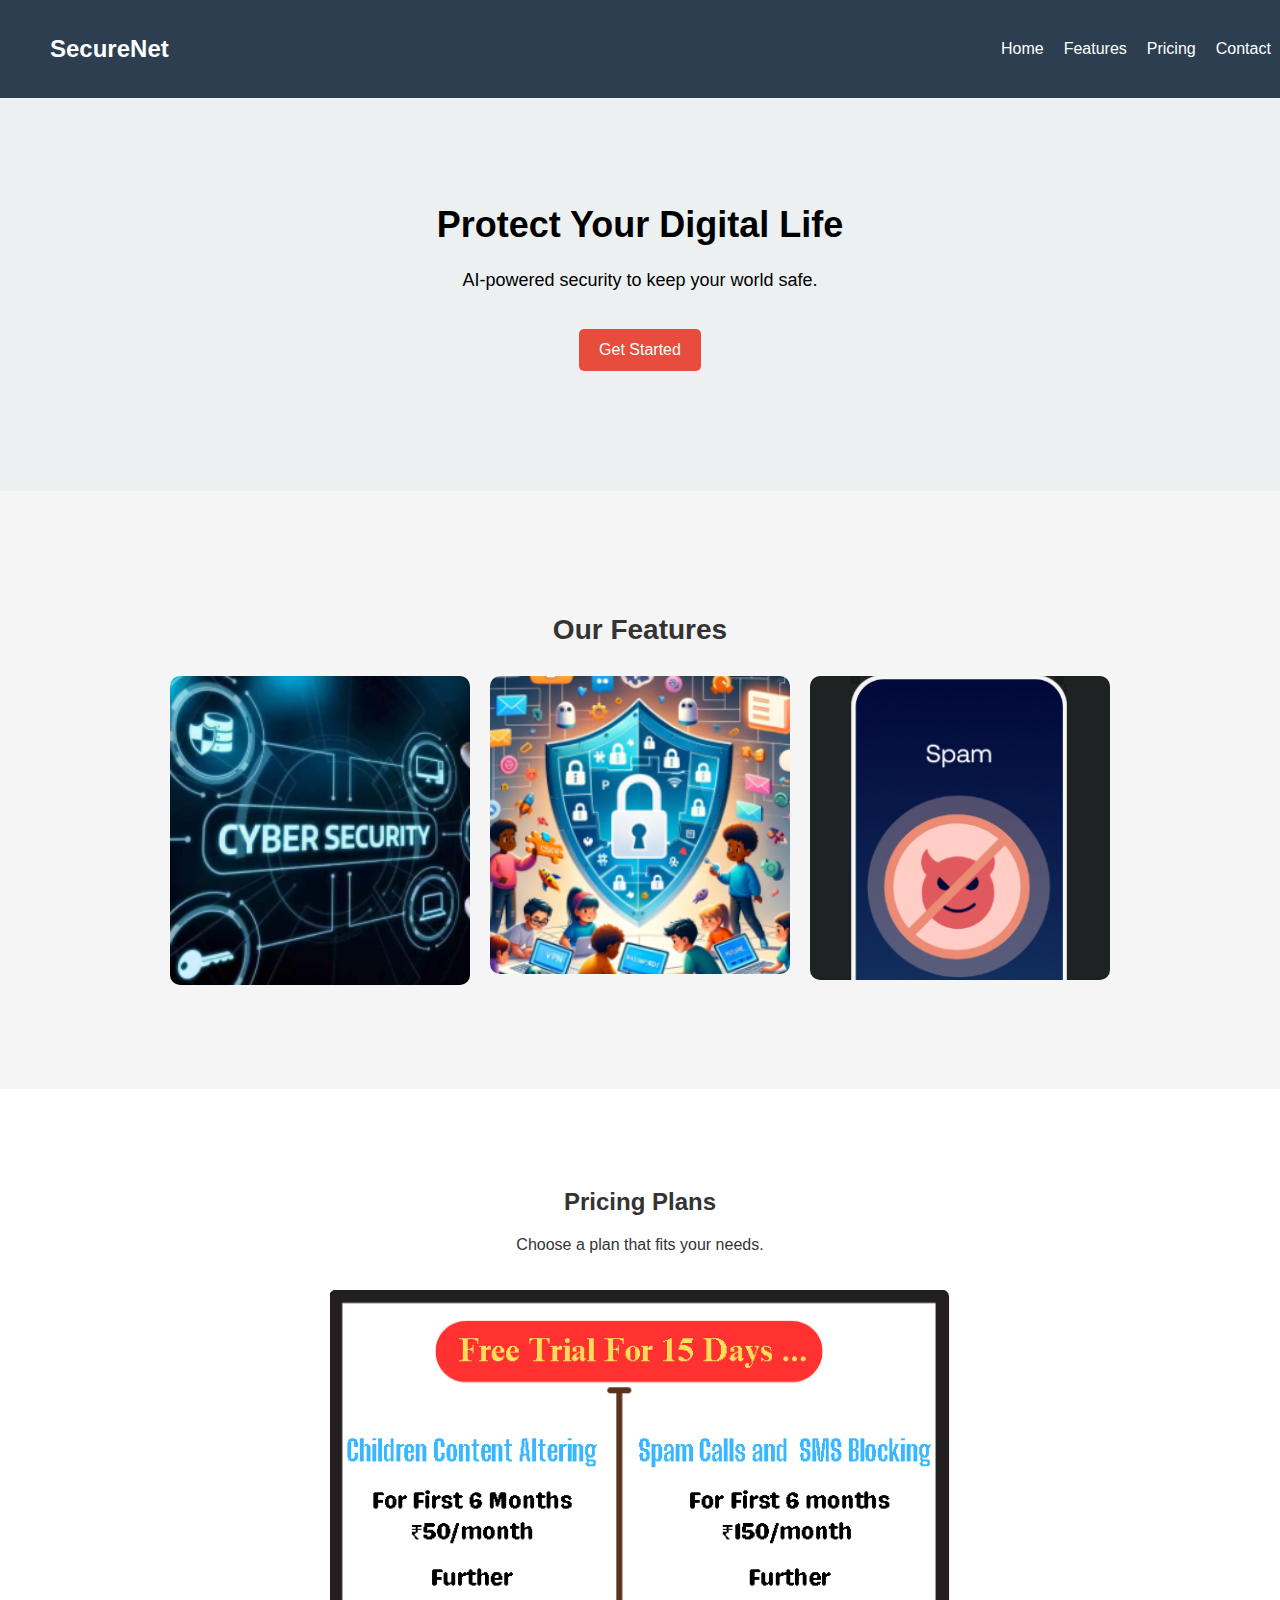
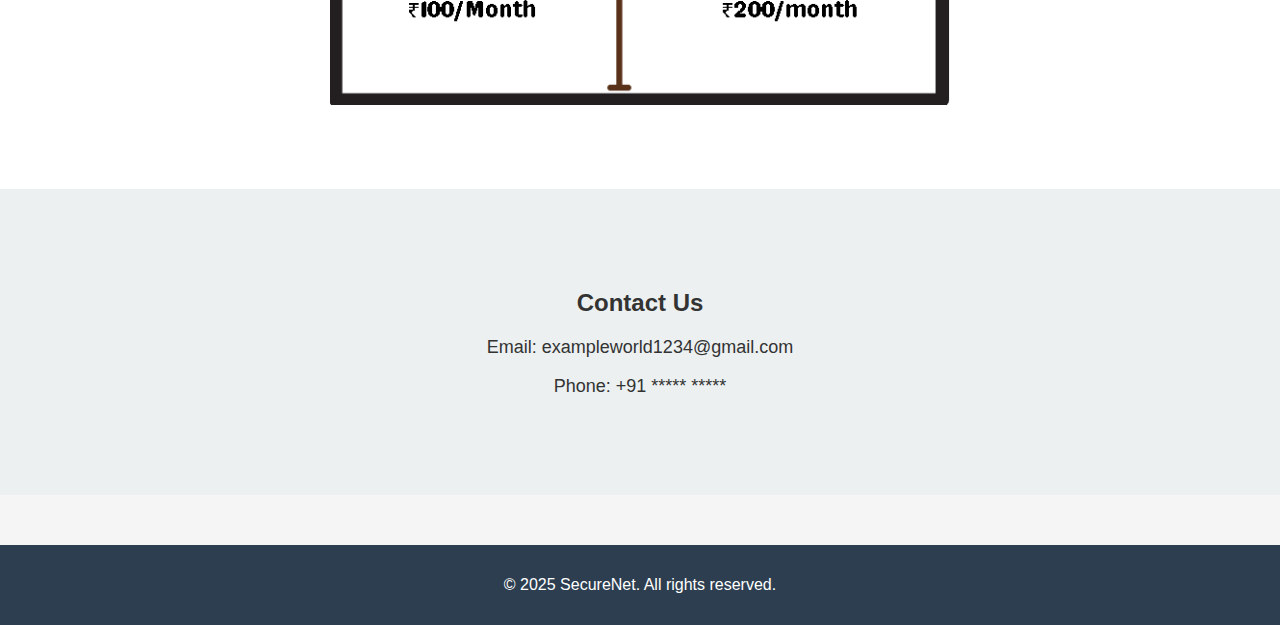
<file: index.html>
<!DOCTYPE html>
<html lang="en">
<head>
    <meta charset="UTF-8">
    <meta name="viewport" content="width=device-width, initial-scale=1.0">
    <title>SecureNet - AI Security</title>
    <link rel="stylesheet" href="styles.css">
</head>
<body>

    <!-- Navigation Bar -->
    <nav class="navbar">
        <h2 class="logo">SecureNet</h2>
        <ul class="nav-links">
            <li><a href="#home">Home</a></li>
            <li><a href="#features">Features</a></li>
            <li><a href="#pricing">Pricing</a></li>
            <li><a href="#contact">Contact</a></li>
            <li><a href="login.html" class="login-btn">Login</a></li>
        </ul>
    </nav>

    <!-- Home Section -->
    <section id="home" class="hero">
        <h1>Protect Your Digital Life</h1>
        <p>AI-powered security to keep your world safe.</p>
        <a href="dashboard.html" class="get-started-btn">Get Started</a>
    </section>

    <!-- Features Section -->
    <section id="features" class="features">
        <h2>Our Features</h2>
        <div class="gallery-container">
            <div class="gallery-item">
                <img src="image3.png" alt="Feature 1">
                <div class="overlay">
                    <h3>Advanced AI Protection</h3>
                    <p>Keep your digital world safe with AI-driven security.</p>
                </div>
            </div>
            <div class="gallery-item">
                <img src="image1.png" alt="Feature 2">
                <div class="overlay">
                    <h3>Smart Parental Controls</h3>
                    <p>Ensure safe internet access for children under 18.</p>
                </div>
            </div>
            <div class="gallery-item">
                <img src="image2.png" alt="Feature 3">
                <div class="overlay">
                    <h3>Spam & Cybertheft Security</h3>
                    <p>Block spam calls, SMS fraud, and report to authorities.</p>
                </div>
            </div>
        </div>
    </section>

    <!-- Pricing Section -->
    <section id="pricing" class="pricing">
        <h2>Pricing Plans</h2>
        <p>Choose a plan that fits your needs.</p>
        <img src="pricing.png" alt="Pricing Plans">
    </section>

    <!-- Contact Section -->
    <section id="contact" class="contact">
        <h2>Contact Us</h2>
        <p>Email: exampleworld1234@gmail.com</p>
        <p>Phone: +91 ***** *****</p>
    </section>

    <!-- Footer -->
    <footer>
        <p>© 2025 SecureNet. All rights reserved.</p>
    </footer>

</body>
</html>
</file>
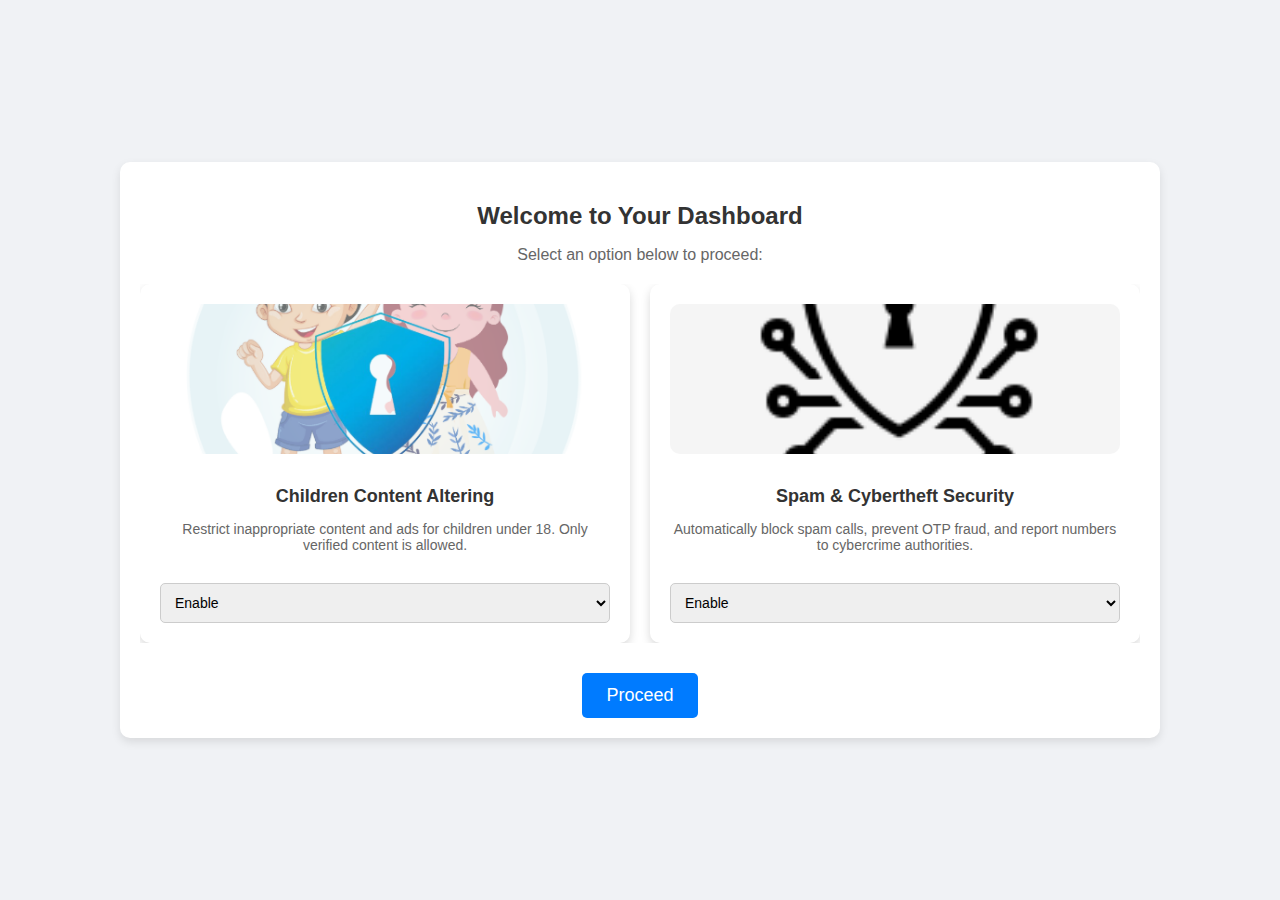
<file: dashboard.html>
<!DOCTYPE html>
<html lang="en">
<head>
    <meta charset="UTF-8">
    <meta name="viewport" content="width=device-width, initial-scale=1.0">
    <title>Dashboard</title>
    <style>
        /* General Styles */
        body {
            font-family: 'Arial', sans-serif;
            background-color: #f0f2f5;
            margin: 0;
            padding: 0;
            display: flex;
            justify-content: center;
            align-items: center;
            height: 100vh;
        }

        .container {
            width: 90%;
            max-width: 1000px;
            text-align: center;
            background: white;
            padding: 20px;
            border-radius: 10px;
            box-shadow: 0px 4px 10px rgba(0, 0, 0, 0.1);
        }

        h2 {
            color: #333;
            font-size: 24px;
            margin-bottom: 10px;
        }

        p {
            color: #666;
            font-size: 16px;
            margin-bottom: 20px;
        }

        /* Dashboard Options */
        .options {
            display: flex;
            justify-content: center;
            gap: 20px;
            flex-wrap: nowrap; /* Prevents wrapping */
            overflow-x: auto; /* Enables horizontal scrolling if needed */
        }

        .option-box {
            width: 48%;
            background: white;
            padding: 20px;
            border-radius: 10px;
            box-shadow: 0 4px 10px rgba(0, 0, 0, 0.15);
            transition: transform 0.3s ease, box-shadow 0.3s ease;
            text-align: center;
        }

        .option-box:hover {
            transform: translateY(-5px);
            box-shadow: 0 8px 15px rgba(0, 0, 0, 0.2);
        }

        .option-box img {
            width: 100%;
            height: 150px; /* Fixed height to keep uniformity */
            border-radius: 10px;
            object-fit: cover;
            margin-bottom: 10px;
        }

        h3 {
            color: #333;
            font-size: 18px;
            margin-bottom: 8px;
        }

        .option-box p {
            color: #666;
            font-size: 14px;
        }

        /* Selection Box */
        .selection {
            width: 100%;
            padding: 10px;
            border-radius: 5px;
            border: 1px solid #ccc;
            font-size: 14px;
            margin-top: 10px;
        }

        /* Proceed Button */
        .proceed-btn {
            display: inline-block;
            margin-top: 30px;
            padding: 12px 24px;
            background-color: #007BFF;
            color: white;
            border: none;
            cursor: pointer;
            font-size: 18px;
            border-radius: 5px;
            text-decoration: none;
            transition: background 0.3s ease;
        }

        .proceed-btn:hover {
            background-color: #0056b3;
        }

        @media (max-width: 768px) {
            .options {
                flex-wrap: wrap; /* Allows wrapping on smaller screens */
            }
            .option-box {
                width: 100%;
            }
        }
    </style>
</head>
<body>

    <div class="container">
        <h2>Welcome to Your Dashboard</h2>
        <p>Select an option below to proceed:</p>

        <div class="options">
            <!-- Children Content Altering -->
            <div class="option-box">
                <img src="children_content.png" alt="Children Content">
                <h3>Children Content Altering</h3>
                <p>Restrict inappropriate content and ads for children under 18. Only verified content is allowed.</p>
                <select class="selection">
                    <option value="enable">Enable</option>
                    <option value="disable">Disable</option>
                </select>
            </div>

            <!-- Spam and Cybertheft Security -->
            <div class="option-box">
                <img src="spam_security.png" alt="Spam Security">
                <h3>Spam & Cybertheft Security</h3>
                <p>Automatically block spam calls, prevent OTP fraud, and report numbers to cybercrime authorities.</p>
                <select class="selection">
                    <option value="enable">Enable</option>
                    <option value="disable">Disable</option>
                </select>
            </div>
        </div>

        <a href="login.html" class="proceed-btn">Proceed</a>
    </div>

</body>
</html>
</file>
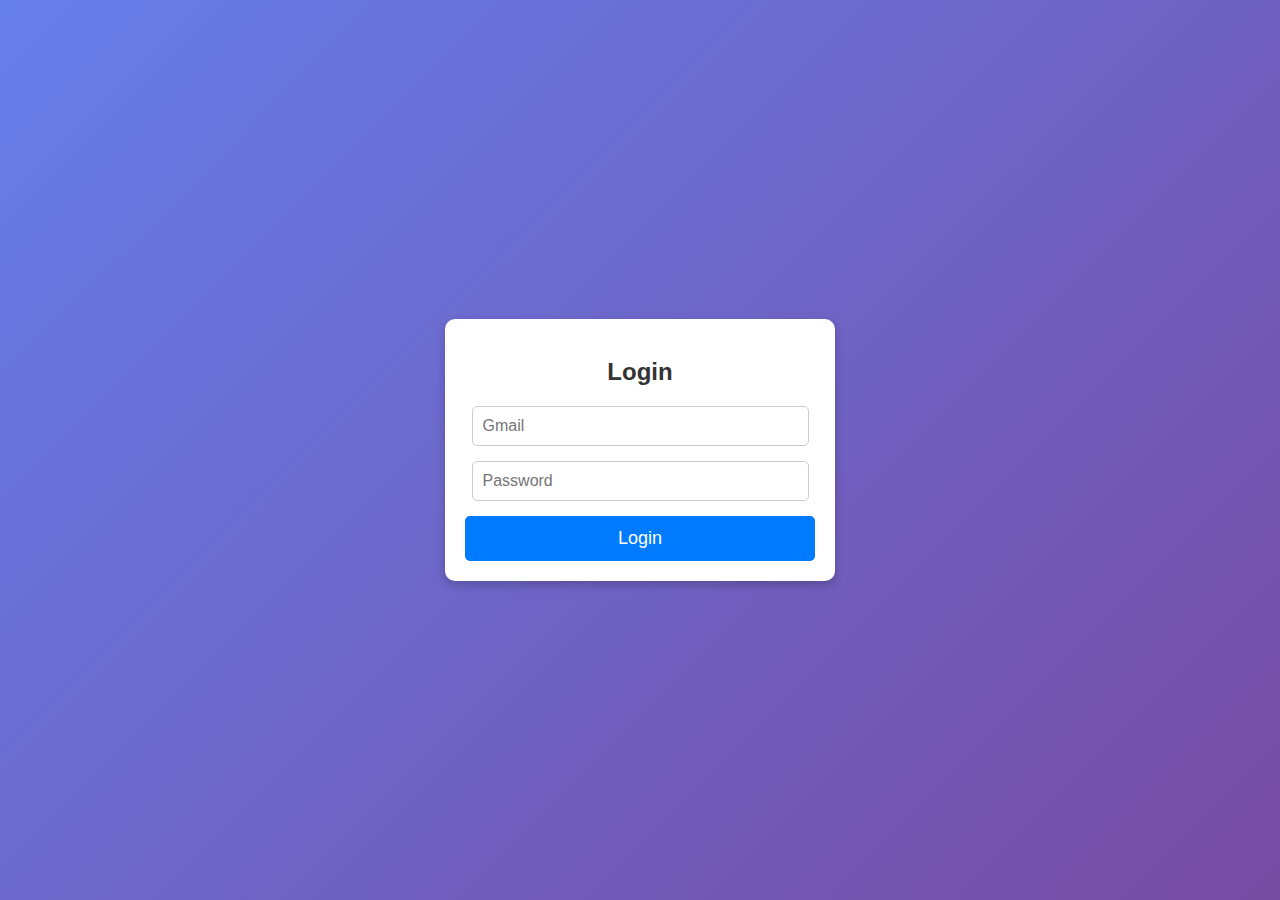
<file: login.html>
<!DOCTYPE html>
<html lang="en">
<head>
    <meta charset="UTF-8">
    <meta name="viewport" content="width=device-width, initial-scale=1.0">
    <title>Login</title>
    <style>
        body {
            font-family: 'Arial', sans-serif;
            background: linear-gradient(135deg, #667eea, #764ba2);
            height: 100vh;
            display: flex;
            justify-content: center;
            align-items: center;
            margin: 0;
        }

        .login-container {
            background: white;
            padding: 20px;
            border-radius: 10px;
            box-shadow: 0px 4px 10px rgba(0, 0, 0, 0.2);
            text-align: center;
            width: 350px;
        }

        h2 {
            color: #333;
            margin-bottom: 20px;
        }

        input {
            width: 90%;
            padding: 10px;
            margin-bottom: 15px;
            border-radius: 5px;
            border: 1px solid #ccc;
            font-size: 16px;
        }

        .login-btn {
            width: 100%;
            padding: 12px;
            background-color: #007BFF;
            color: white;
            border: none;
            cursor: pointer;
            font-size: 18px;
            border-radius: 5px;
            transition: background 0.3s ease;
        }

        .login-btn:hover {
            background-color: #0056b3;
        }
    </style>
</head>
<body>

    <div class="login-container">
        <h2>Login</h2>
        <form id="loginForm">
            <input type="email" id="email" name="email" placeholder="Gmail" required><br>
            <input type="password" id="password" name="password" placeholder="Password" required><br>
            <button type="submit" class="login-btn">Login</button>
        </form>
    </div>

    <script>
        document.getElementById("loginForm").addEventListener("submit", function(event) {
            event.preventDefault(); // Stop the form from submitting traditionally
            
            var email = document.getElementById("email").value;
            var password = document.getElementById("password").value;

            if (email && password) {
                // Redirect to redeem.html with query parameters (optional)
                window.location.href = "redeem.html?email=" + encodeURIComponent(email);
            } else {
                alert("Please enter valid credentials.");
            }
        });
    </script>

</body>
</html>
</file>
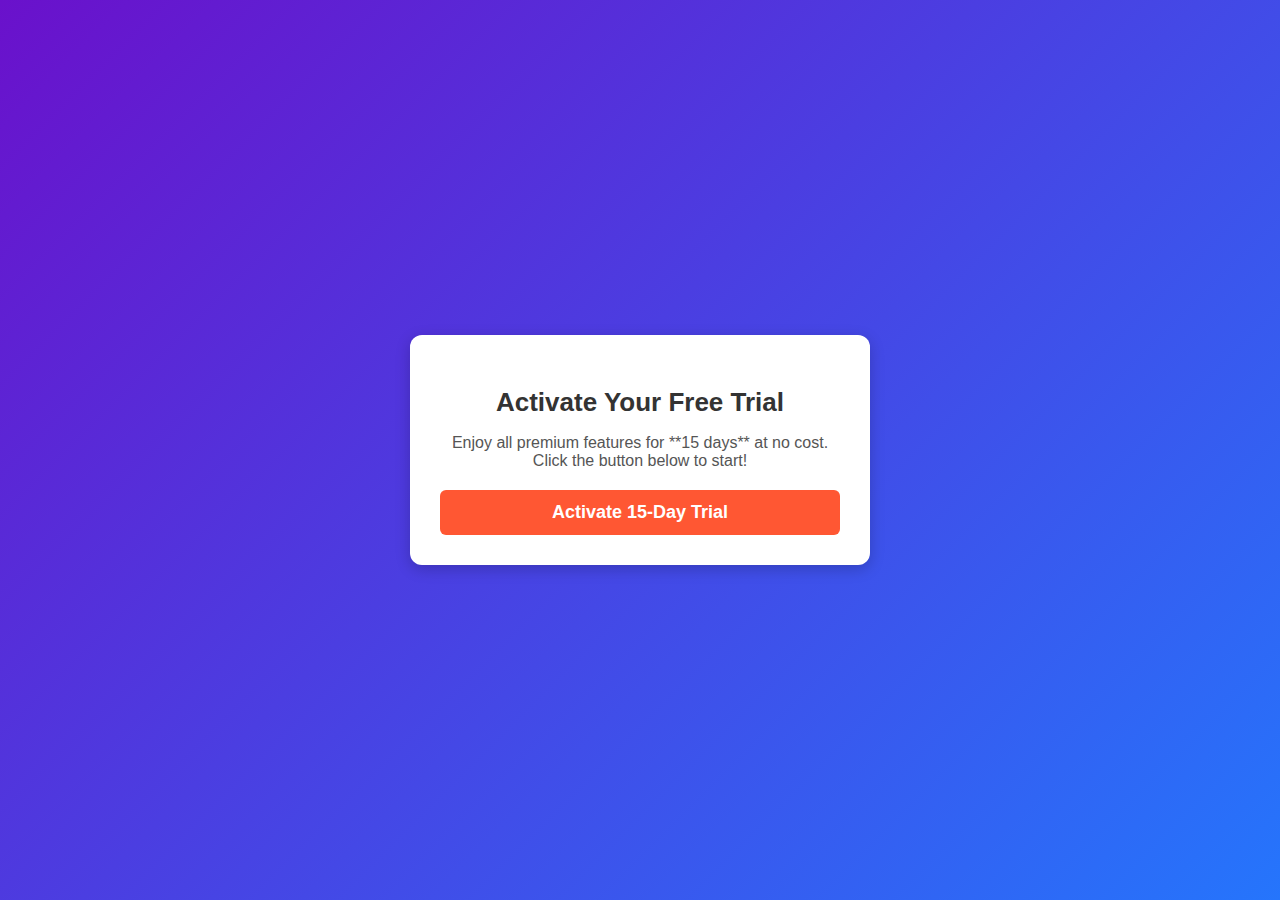
<file: redeem.html>
<!DOCTYPE html>
<html lang="en">
<head>
    <meta charset="UTF-8">
    <meta name="viewport" content="width=device-width, initial-scale=1.0">
    <title>Activate Free Trial</title>
    <style>
        /* General Page Styling */
        body {
            font-family: 'Arial', sans-serif;
            background: linear-gradient(135deg, #6a11cb, #2575fc);
            height: 100vh;
            display: flex;
            justify-content: center;
            align-items: center;
            margin: 0;
        }

        /* Container Box */
        .redeem-container {
            background: white;
            padding: 30px;
            border-radius: 12px;
            box-shadow: 0px 4px 15px rgba(0, 0, 0, 0.2);
            text-align: center;
            width: 400px;
            max-width: 90%;
        }

        h2 {
            color: #333;
            font-size: 26px;
            margin-bottom: 10px;
        }

        p {
            color: #555;
            font-size: 16px;
            margin-bottom: 20px;
        }

        /* Activate Button */
        .activate-btn {
            width: 100%;
            padding: 12px;
            background-color: #ff5733;
            color: white;
            border: none;
            cursor: pointer;
            font-size: 18px;
            font-weight: bold;
            border-radius: 6px;
            transition: background 0.3s ease, transform 0.2s ease;
        }

        .activate-btn:hover {
            background-color: #e04d2c;
            transform: translateY(-3px);
        }

        /* Success Message */
        .message {
            margin-top: 15px;
            font-size: 14px;
            color: green;
            display: none;
            font-weight: bold;
        }
    </style>
</head>
<body>

    <div class="redeem-container">
        <h2>Activate Your Free Trial</h2>
        <p>Enjoy all premium features for **15 days** at no cost. Click the button below to start!</p>

        <button class="activate-btn" onclick="activateTrial()">Activate 15-Day Trial</button>

        <p class="message" id="success-message">✅ Your free trial has been activated successfully!</p>
    </div>

    <script>
        function activateTrial() {
            document.getElementById("success-message").style.display = "block";
        }
    </script>

</body>
</html>
</file>
<file: styles.css>
/* Smooth scrolling effect */
html {
    scroll-behavior: smooth;
}

/* General Styles */
body {
    font-family: Arial, sans-serif;
    margin: 0;
    padding: 0;
    background-color: #f5f5f5;
    color: #333;
    text-align: center;
}

/* Navigation Bar */
.navbar {
    background-color: #2c3e50;
    display: flex;
    justify-content: space-between;
    padding: 15px 50px;
    align-items: center;
    position: fixed;
    top: 0;
    width: 100%;
    z-index: 1000;
}

.logo {
    color: #fff;
    font-size: 24px;
    font-weight: bold;
}

.nav-links {
    list-style: none;
    display: flex;
    gap: 20px;
}

.nav-links li {
    display: inline;
}

.nav-links a {
    color: white;
    text-decoration: none;
    font-size: 16px;
    transition: color 0.3s;
}

.nav-links a:hover {
    color: #e74c3c;
}

/* Sections */
section {
    padding: 100px 20px;
}

/* Hero Section */
.hero {
    background-color: #ecf0f1;
    padding: 120px 20px;
    margin-top: 60px;
}

.hero h1 {
    font-size: 36px;
    color: black;
}

.hero p {
    font-size: 18px;
    color: black;
}

.get-started-btn {
    background-color: #e74c3c;
    padding: 12px 20px;
    display: inline-block;
    color: white;
    text-decoration: none;
    border-radius: 5px;
    margin-top: 20px;
}

/* Features */
.features h2 {
    font-size: 28px;
    color: #333;
}

/* Image Gallery */
.gallery-container {
    display: flex;
    justify-content: center;
    gap: 20px;
    margin-top: 30px;
}

.gallery-item {
    position: relative;
    width: 300px;
}

.gallery-item img {
    width: 100%;
    border-radius: 10px;
    transition: transform 0.3s;
}

.gallery-item:hover img {
    transform: scale(1.1);
}

.overlay {
    position: absolute;
    bottom: 0;
    background: rgba(0, 0, 0, 0.7);
    color: white;
    width: 100%;
    padding: 10px;
    opacity: 0;
    transition: opacity 0.3s;
}

.gallery-item:hover .overlay {
    opacity: 1;
}

/* Pricing Section */
.pricing {
    background-color: #fff;
    padding: 80px 20px;
}

.pricing img {
    width: 50%;
    margin-top: 20px;
}

/* Contact Section */
.contact {
    background-color: #ecf0f1;
    padding: 80px 20px;
}

.contact p {
    font-size: 18px;
}

/* Footer */
footer {
    background-color: #2c3e50;
    color: white;
    padding: 15px 0;
    margin-top: 50px;
}
</file>
